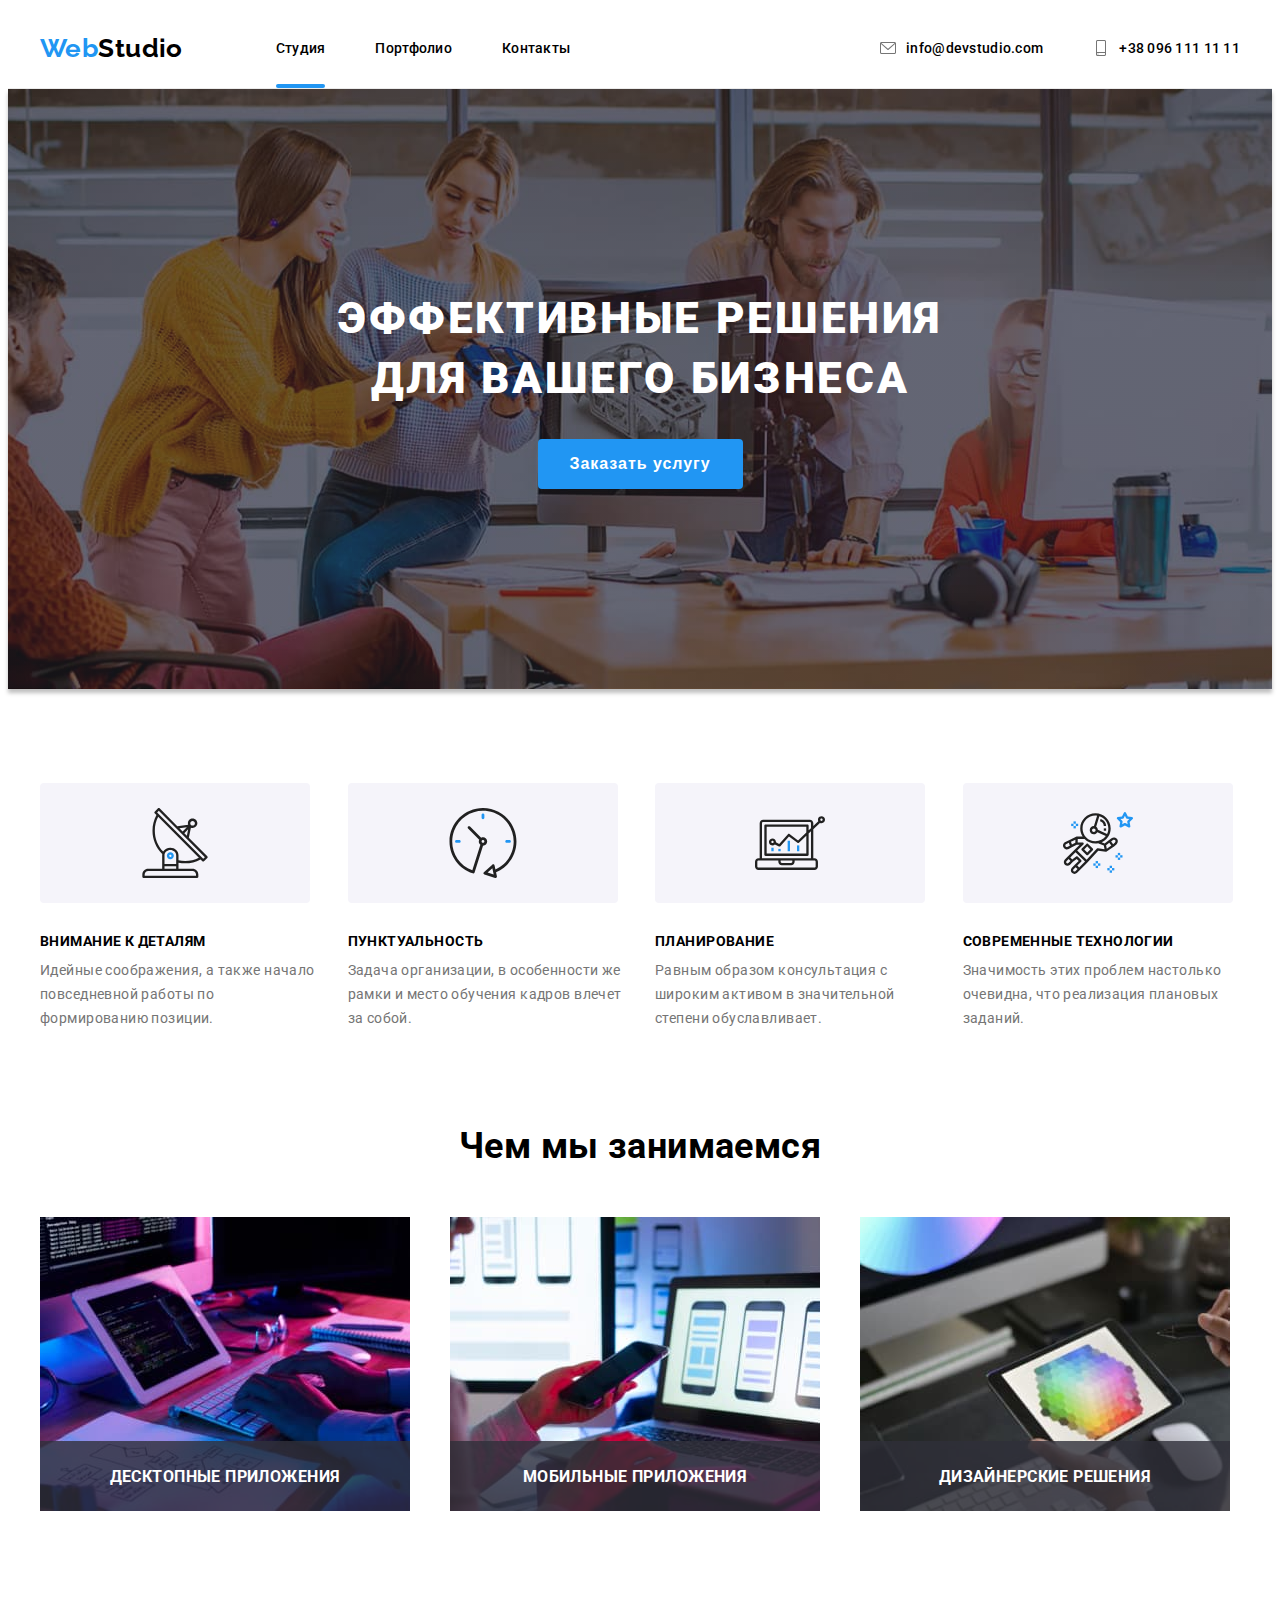
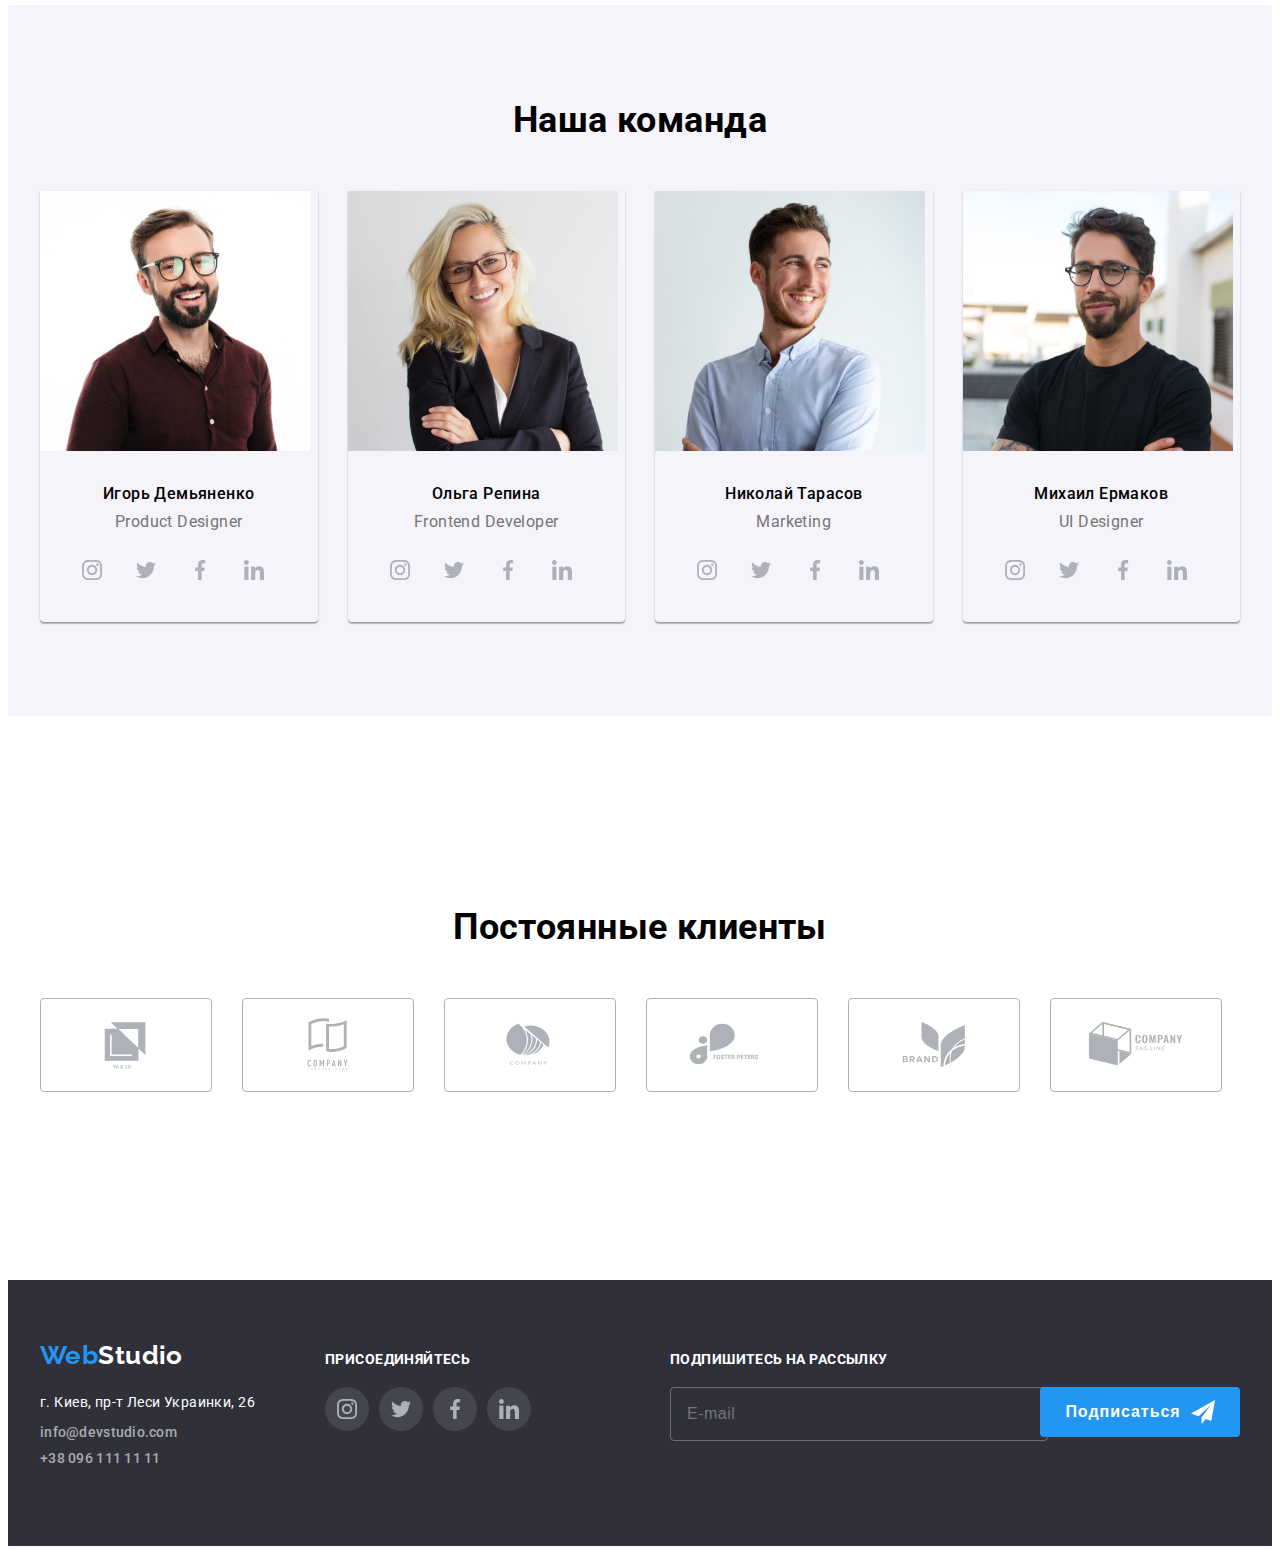
<file: index.html>
<!DOCTYPE html>
<html lang="ru">

<head>
    <meta charset="UTF-8">
    <meta http-equiv="X-UA-Compatible" content="IE=edge">
    <meta name="viewport" content="width=device-width, initial-scale=1.0">
    <link rel="preconnect" href="https://fonts.gstatic.com">
    <link
        href="https://fonts.googleapis.com/css2?family=Raleway:wght@700&family=Roboto:wght@400;500;700;900&display=swap"
        rel="stylesheet">
    <link rel="stylesheet" href="https://cdnjs.cloudflare.com/ajax/libs/modern-normalize/1.1.0/modern-normalize.min.css"
        integrity="sha512-wpPYUAdjBVSE4KJnH1VR1HeZfpl1ub8YT/NKx4PuQ5NmX2tKuGu6U/JRp5y+Y8XG2tV+wKQpNHVUX03MfMFn9Q=="
        crossorigin="anonymous" referrerpolicy="no-referrer" />
    <link rel="stylesheet" href="./css/main.min.css">
    <title>Студия</title>
</head>

<body>
    <header class="header">
        <div class="container header__container">
            <nav class="nav">
                <a class="logo header__logo" href="/index.html" lang="en"><span class="logo__part">Web</span>Studio</a>
                <ul class="nav-list">
                    <li class="nav-list__item" >
                        <a class="nav-list__link current" href="/index.html">Студия</a>
                    </li>
                    <li class="nav-list__item">
                        <a class="nav-list__link" href="./portfolio.html">Портфолио</a>
                    </li>
                    <li class="nav-list__item">
                        <a class="nav-list__link" href="">Контакты</a>
                    </li>
                </ul>
            </nav>
            <ul class="header-list">
                <li class="header-list__item">
                    <a class="contact-link" href="mailto:info@devstudio.com">
                        <svg class="contact-link__icon" width="16" height="16">
                            <use href="./image/sprite.svg#icon-envelope"></use>
                        </svg>info@devstudio.com</a>
                </li>
                <li class="header-list__item">
                    <a class="contact-link" href="tel:+380961111111">
                        <svg class="contact-link__icon" width="16" height="16">
                            <use href="./image/sprite.svg#icon-smartphone"></use>
                        </svg>
                        +38 096 111 11 11
                    </a>
                </li>
            </ul>
        </div>
    </header>

    <main>
        <section class="hero">
            <div class="container hero__container">
                <h1 class="hero__title">Эффективные решения для вашего бизнеса</h1>
                <button class="btn hero__button" type="button" data-modal-open>Заказать услугу</button>
            </div>

        </section>
        <section class="section preference-section">
            <div class="container">
                <h2 hidden>Наше преимущество</h2>
                <ul class="preference-list">
                    <li class="preference-list__item">
                        <div class="preference-list__icon">
                            <svg width="70" height="70">
                                <use href="./image/sprite.svg#icon-antenna"></use>
                            </svg>
                        </div>
                        <h3 class="preference-list__title">Внимание к деталям</h3>
                        <p class="preference-list__text">Идейные соображения, а также начало повседневной работы по
                            формированию позиции.</p>
                    </li>
                    <li class="preference-list__item">
                        <div class="preference-list__icon">
                            <svg width="70" height="70">
                                <use href="./image/sprite.svg#icon-clock"></use>
                            </svg>
                        </div>
                        <h3 class="preference-list__title">Пунктуальность</h3>
                        <p class="preference-list__text">Задача организации, в особенности же рамки и место обучения кадров
                            влечет за собой.
                        </p>
                    </li>
                    <li class="preference-list__item">
                        <div class="preference-list__icon">
                            <svg width="70" height="70">
                                <use href="./image/sprite.svg#icon-diagram"></use>
                            </svg>
                        </div>
                        <h3 class="preference-list__title">Планирование</h3>
                        <p class="preference-list__text">Равным образом консультация с широким активом в значительной степени
                            обуславливает.
                        </p>
                    </li>
                    <li class="preference-list__item">
                        <div class="preference-list__icon">
                            <svg width="70" height="70">
                                <use href="./image/sprite.svg#icon-astronaut"></use>
                            </svg>
                        </div>
                        <h3 class="preference-list__title">Современные технологии</h3>
                        <p class="preference-list__text">Значимость этих проблем настолько очевидна, что реализация плановых
                            заданий.</p>
                    </li>
                </ul>
            </div>
        </section>
        <section class="section work-section">
            <div class="container">
                <h2 class="section-title">Чем мы занимаемся</h2>
                <ul class="work-section__list">
                    <li class="work-section__item">
                        <div class="work-card">
                            <img src="./image/box1.jpg" alt="написание кода" width="370" height="294">
                            <h3 class="work-card__title">Десктопные приложения</h3>
                        </div>
                    </li>
                    <li class="work-section__item">
                        <div class="work-card">
                            <img src="./image/box2.jpg" alt="макеты мобильного приложения" width="370" height="294">
                            <h3 class="work-card__title">Мобильные приложения</h3>
                        </div>
                    </li>
                    <li class="work-section__item">
                        <div class="work-card">
                            <img src="./image/box3.jpg" alt="цветовая палитра" width="370" height="294">
                            <h3 class="work-card__title">Дизайнерские решения</h3>
                        </div>
                    </li>
                </ul>
            </div>
        </section>
        <section class="section team-section">
            <div class="container">
                <h2 class="section-title">Наша команда</h2>
                <ul class="team-section__list">
                    <li class="team-section__item">
                        <div class="card-thumb">
                            <img src="./image/Product-Designer.jpg" alt="Игорь Демьяненко" width="270" height="260">
                        </div>
                        <div class="card-component">
                            <h3 class="employee">Игорь Демьяненко</h3>
                            <p class="specialty">Product Designer</p>
                            <ul class="social-networks">
                                <li class="social-networks__item">
                                    <a href="" class="social-networks__link">
                                        <svg class="social-networks__icon">
                                            <use href="./image/sprite.svg#icon-instagram"></use>
                                        </svg>
                                    </a>
                                </li>
                                <li class="social-networks__item">
                                    <a href="" class="social-networks__link">
                                        <svg class="social-networks__icon">
                                            <use href="./image/sprite.svg#icon-twitter"></use>
                                        </svg>
                                    </a>
                                </li>
                                <li class="social-networks__item">
                                    <a href="" class="social-networks__link">
                                        <svg class="social-networks__icon">
                                            <use href="./image/sprite.svg#icon-facebook"></use>
                                        </svg>
                                    </a>
                                </li>
                                <li class="social-networks__item">
                                    <a href="" class="social-networks__link">
                                        <svg class="social-networks__icon">
                                            <use href="./image/sprite.svg#icon-linkedin"></use>
                                        </svg>
                                    </a>
                                </li>
                            </ul>
                        </div>
                    </li>

                    <li class="team-section__item">
                        <div class="card-thumb">
                            <img src="./image/Frontend-Developer.jpg" alt="Ольга Репина" width="270" height="260">
                        </div>
                        <div class="card-component">
                            <h3 class="employee">Ольга Репина</h3>
                            <p class="specialty">Frontend Developer</p>
                            <ul class="social-networks">
                                <li class="social-networks__item">
                                    <a href="" class="social-networks__link">
                                        <svg class="social-networks__icon">
                                            <use href="./image/sprite.svg#icon-instagram"></use>
                                        </svg>
                                    </a>
                                </li>
                                <li class="social-networks__item">
                                    <a href="" class="social-networks__link">
                                        <svg class="social-networks__icon">
                                            <use href="./image/sprite.svg#icon-twitter"></use>
                                        </svg>
                                    </a>
                                </li>
                                <li class="social-networks__item">
                                    <a href="" class="social-networks__link">
                                        <svg class="social-networks__icon">
                                            <use href="./image/sprite.svg#icon-facebook"></use>
                                        </svg>
                                    </a>
                                </li>
                                <li class="social-networks__item">
                                    <a href="" class="social-networks__link">
                                        <svg class="social-networks__icon">
                                            <use href="./image/sprite.svg#icon-linkedin"></use>
                                        </svg>
                                    </a>
                                </li>
                            </ul>
                        </div>
                    </li>

                    <li class="team-section__item">
                        <div class="card-thumb">
                            <img src="./image/Marketing.jpg" alt="Николай Тарасов" width="270" height="260">
                        </div>
                        <div class="card-component">
                            <h3 class="employee">Николай Тарасов</h3>
                            <p class="specialty">Marketing</p>
                            <ul class="social-networks">
                                <li class="social-networks__item">
                                    <a href="" class="social-networks__link">
                                        <svg class="social-networks__icon">
                                            <use href="./image/sprite.svg#icon-instagram"></use>
                                        </svg>
                                    </a>
                                </li>
                                <li class="social-networks__item">
                                    <a href="" class="social-networks__link">
                                        <svg class="social-networks__icon">
                                            <use href="./image/sprite.svg#icon-twitter"></use>
                                        </svg>
                                    </a>
                                </li>
                                <li class="social-networks__item">
                                    <a href="" class="social-networks__link">
                                        <svg class="social-networks__icon">
                                            <use href="./image/sprite.svg#icon-facebook"></use>
                                        </svg>
                                    </a>
                                </li>
                                <li class="social-networks__item">
                                    <a href="" class="social-networks__link">
                                        <svg class="social-networks__icon">
                                            <use href="./image/sprite.svg#icon-linkedin"></use>
                                        </svg>
                                    </a>
                                </li>
                            </ul>
                        </div>
                    </li>

                    <li class="team-section__item">
                        <div class="card-thumb">
                            <img class="team-img" src="./image/UI-Designer.jpg" alt="Михаил Ермаков" width="270"
                                height="260">
                        </div>
                        <div class="card-component">
                            <h3 class="employee">Михаил Ермаков</h3>
                            <p class="specialty">UI Designer</p>
                            <ul class="social-networks">
                                <li class="social-networks__item">
                                    <a href="" class="social-networks__link">
                                        <svg class="social-networks__icon">
                                            <use href="./image/sprite.svg#icon-instagram"></use>
                                        </svg>
                                    </a>
                                </li>
                                <li class="social-networks__item">
                                    <a href="" class="social-networks__link">
                                        <svg class="social-networks__icon">
                                            <use href="./image/sprite.svg#icon-twitter"></use>
                                        </svg>
                                    </a>
                                </li>
                                <li class="social-networks__item">
                                    <a href="" class="social-networks__link">
                                        <svg class="social-networks__icon">
                                            <use href="./image/sprite.svg#icon-facebook"></use>
                                        </svg>
                                    </a>
                                </li>
                                <li class="social-networks__item">
                                    <a href="" class="social-networks__link">
                                        <svg class="social-networks__icon">
                                            <use href="./image/sprite.svg#icon-linkedin"></use>
                                        </svg>
                                    </a>
                                </li>
                            </ul>
                        </div>
                    </li>
                </ul>
            </div>
        </section>

        <section class="section customer-section">
            <div class="container customer-section__container">
                <h2 class="section-title">Постоянные клиенты</h2>
                <ul class="customer-list">
                    <li class="customer-list__item">
                        <a class="customer-list__link" href="">
                            <svg class="customer-list__icon" width="106" height="60">
                                <use href="./image/sprite.svg#icon-logo"></use>
                            </svg>
                        </a>
                    </li>
                    <li class="customer-list__item">
                        <a class="customer-list__link" href="">
                            <svg class="customer-list__icon" width="106" height="60">
                                <use href="./image/sprite.svg#icon-logo1"></use>
                            </svg>
                        </a>
                    </li>
                    <li class="customer-list__item">
                        <a class="customer-list__link" href="">
                            <svg class="customer-list__icon" width="106" height="60">
                                <use href="./image/sprite.svg#icon-logo2"></use>
                            </svg>
                        </a>
                    </li>
                    <li class="customer-list__item">
                        <a class="customer-list__link" href="">
                            <svg class="customer-list__icon" width="106" height="60">
                                <use href="./image/sprite.svg#icon-logo3"></use>
                            </svg>
                        </a>
                    </li>
                    <li class="customer-list__item">
                        <a class="customer-list__link" href="">
                            <svg class="customer-list__icon" width="106" height="60">
                                <use href="./image/sprite.svg#icon-logo4"></use>
                            </svg>
                        </a>
                    </li>
                    <li class="customer-list__item">
                        <a class="customer-list__link" href="">
                            <svg class="customer-list__icon" width="106" height="60">
                                <use href="./image/sprite.svg#icon-logo5"></use>
                            </svg>
                        </a>
                    </li>
                </ul>
            </div>
        </section>
    </main>

    <footer class="footer">
        <div class="container footer__container">
            <div class="footer__address">
                <a class="logo footer__logo" href="/index.html" lang="en"><span class="logo__part">Web</span>Studio</a>
                <address>
                    <ul class="address-list footer__address-list">
                        <li class="address-list__item">
                            <a class="address-list__link" href="https://goo.gl/maps/XUeU43AZjisHMiNE7" target="_blank"
                                rel="noopener noreferrer">г. Киев, пр-т Леси Украинки, 26</a>
                        </li>
                        <li class="address-list__item">
                            <a class="contact-link" href="mailto:info@devstudio.com">info@devstudio.com</a>
                        </li>
                        <li class="address-list__item">
                            <a class="contact-link" href="tel:+380961111111">+38 096 111 11 11</a>
                        </li>
                    </ul>
                </address>
            </div>
            <div class="footer__network">
                <h2 class="footer__title">присоединяйтесь</h2>
                <ul class="social-networks">
                    <li class="social-networks__item">
                        <a href="" class="social-networks__link social-networks__link-dark">
                            <svg class="social-networks__icon">
                                <use class="social-networks__network" href="./image/sprite.svg#icon-instagram"></use>
                            </svg>
                        </a>
                    </li>
                    <li class="social-networks__item">
                        <a href="" class="social-networks__link social-networks__link-dark">
                            <svg class="social-networks__icon">
                                <use class="social-networks__network" href="./image/sprite.svg#icon-twitter"></use>
                            </svg>
                        </a>
                    </li>
                    <li class="social-networks__item">
                        <a href="" class="social-networks__link social-networks__link-dark">
                            <svg class="social-networks__icon">
                                <use class="social-networks__network" href="./image/sprite.svg#icon-facebook"></use>
                            </svg>
                        </a>
                    </li>
                    <li class="social-networks__item">
                        <a href="" class="social-networks__link social-networks__link-dark">
                            <svg class="social-networks__icon">
                                <use class="social-networks__network" href="./image/sprite.svg#icon-linkedin"></use>
                            </svg>
                        </a>
                    </li>
                </ul>
            </div>

            <div class="footer__form-container">
                <h2 class="footer__title">Подпишитесь на рассылку</h2>
                <form action="#" class=" form footer-form">
                    <label class="footer-form__field">
                        <input type="email" class="footer-form__input" name="user-email" placeholder="E-mail">
                    </label>
                    <button type="submit" class="footer-form__btn">Подписаться
                        <svg class="footer-form__icon" width="24" height="24">
                            <use href="./image/sprite.svg#icon-send"></use>
                        </svg>
                    </button>
                </form>
            </div>

        </div>
    </footer>
    <div class="backdrop is-hidden" data-modal>
        <div class="modal">
            <button type="button" class="modal__close-btn" data-modal-close>
                <svg width="18" height="18">
                    <use href="./image/sprite.svg#icon-close-black-18dp-2"></use>
                </svg>
            </button>
            <form action="#" class="modal-form">
                <p class="modal-form__title">Оставьте свои данные, мы вам перезвоним</p>
                <label class="modal-form__field">
                    Имя
                    <span class="modal-form__box">
                        <input type="text" class="modal-form__input" name="user-name" minlength="2"
                            pattern="[a-zA-Zа-яёА-ЯЁ]+" title="Имя должно содержать символы кирилицы или латиницы"
                            required>
                        <svg class="modal-form__icon">
                            <use href="./image/sprite.svg#icon-person-black"></use>
                        </svg>
                    </span>
                </label>
                <label class="modal-form__field">
                    Телефон
                    <span class="modal-form__box">
                        <input type="tel" class="modal-form__input" name="user-phone" pattern="[0-9]{3}-[0-9]{3}-[0-9]{2}-[0-9]{2}" title="096-000-00-00" required>
                        <svg class="modal-form__icon">
                            <use href="./image/sprite.svg#icon-phone-black"></use>
                        </svg>
                    </span>
                </label>
                <label class="modal-form__field">
                    Почта
                    <span class="modal-form__box">
                        <input type="email" class="modal-form__input" name="user-email">
                        <svg class="modal-form__icon">
                            <use href="./image/sprite.svg#icon-email-black"></use>
                        </svg>
                    </span>
                </label>
                <label class="modal-form__field">
                    Комментарий
                    <textarea class="modal-form__message" placeholder="Введите текст"></textarea>
                </label>

                <input type="checkbox" class="modal-form__checkbox visually-hidden" id="accept-policy">
                <label for="accept-policy" class="modal-form__checkbox-label">Соглашаюсь с рассылкой и принимаю&nbsp;<a href="#" class="modal-form__label-link">Условия договора</a></label>
                <button type="submit" class="modal-form__btn">Отправить</button>
            </form>
        </div>
    </div>
    <script src="./js/modal.js"></script>
</body>

</html>
</file>
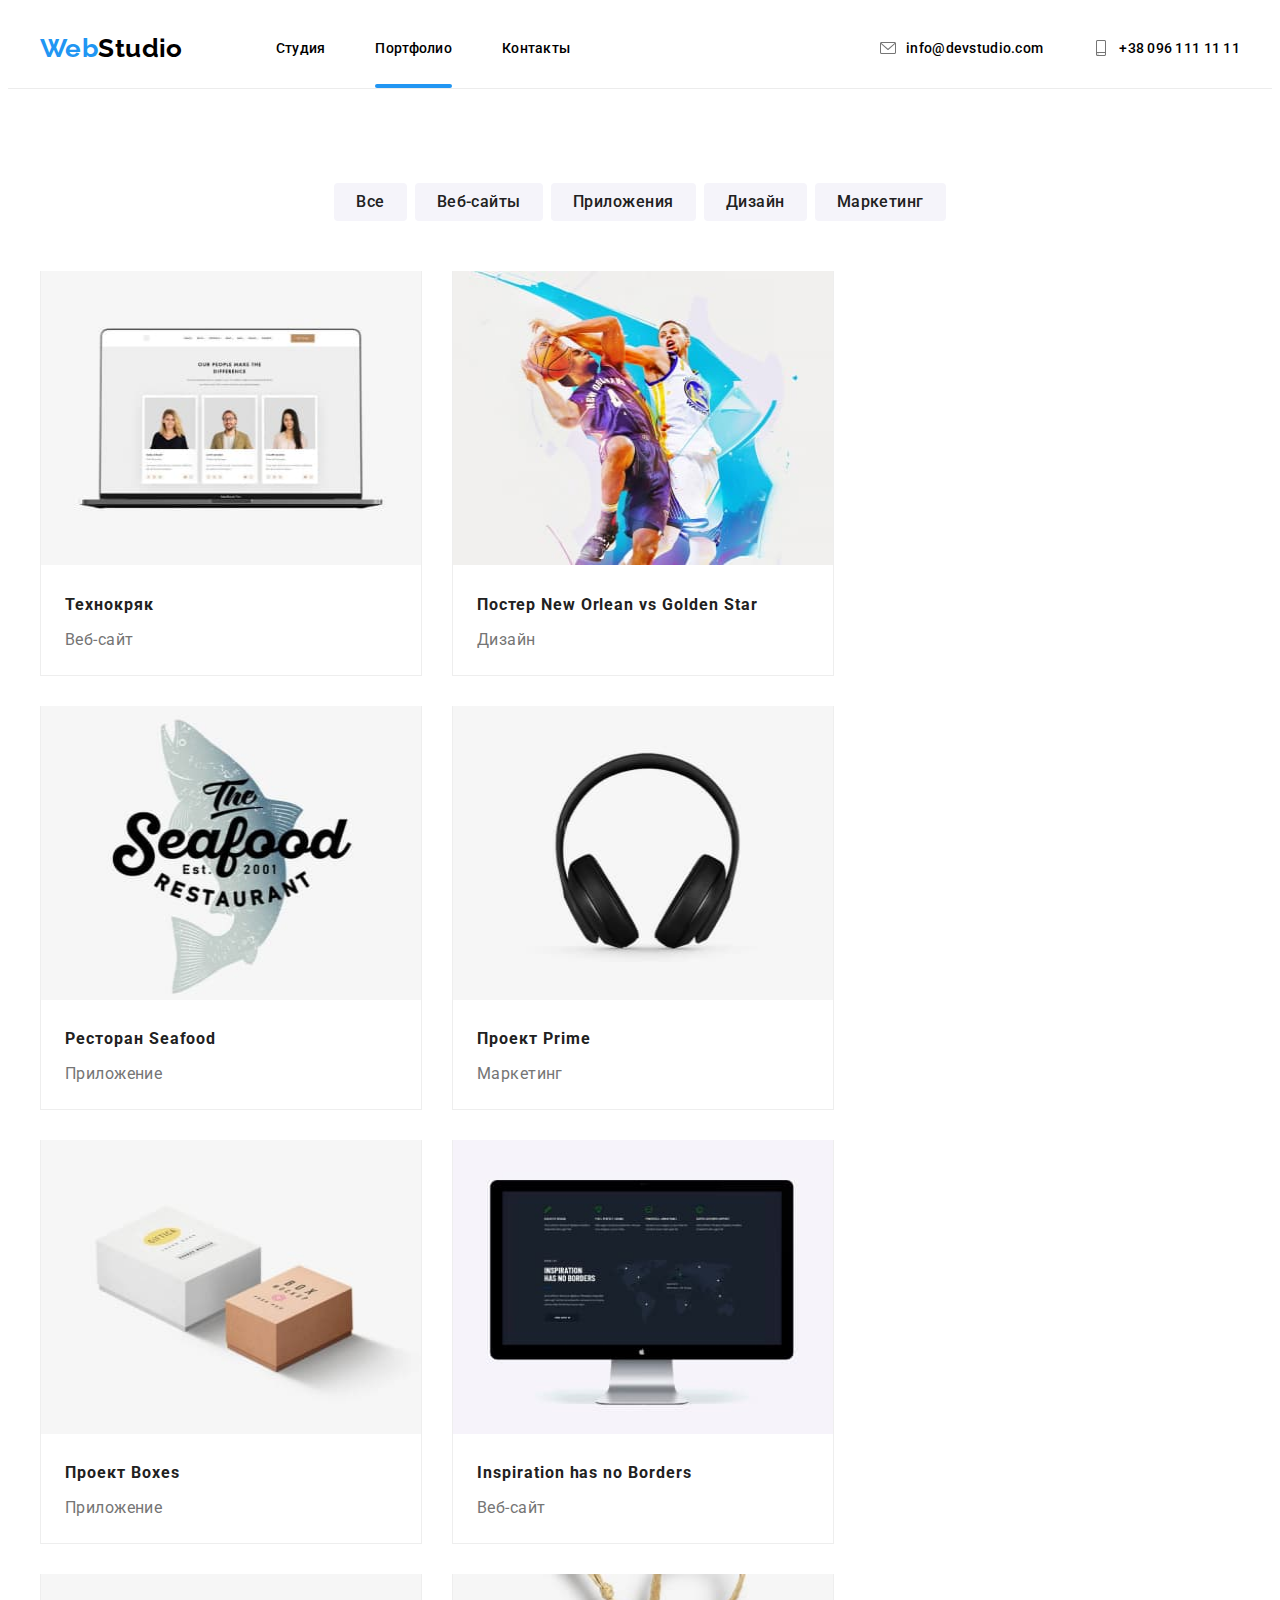
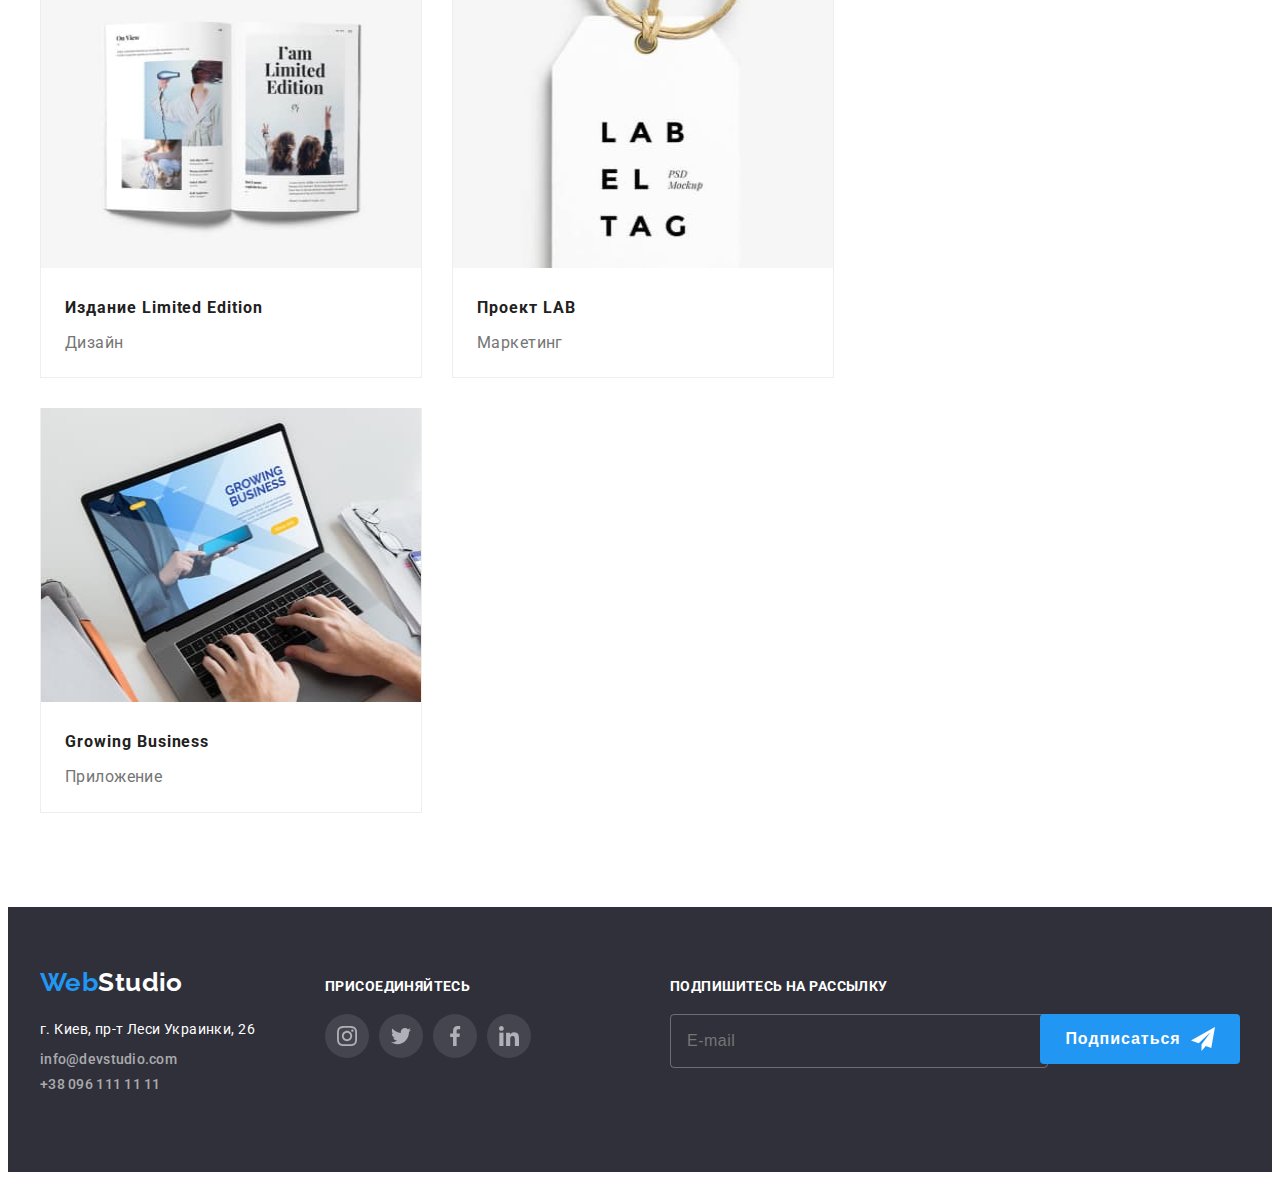
<file: portfolio.html>
<!DOCTYPE html>
<html lang="en">

<head>
    <meta charset="UTF-8">
    <meta http-equiv="X-UA-Compatible" content="IE=edge">
    <meta name="viewport" content="width=device-width, initial-scale=1.0">
    <link rel="preconnect" href="https://fonts.gstatic.com">
    <link
        href="https://fonts.googleapis.com/css2?family=Raleway:wght@700&family=Roboto:wght@400;500;700;900&display=swap"
        rel="stylesheet">
    <link rel="stylesheet" href="https://cdnjs.cloudflare.com/ajax/libs/modern-normalize/1.1.0/modern-normalize.min.css"
        integrity="sha512-wpPYUAdjBVSE4KJnH1VR1HeZfpl1ub8YT/NKx4PuQ5NmX2tKuGu6U/JRp5y+Y8XG2tV+wKQpNHVUX03MfMFn9Q=="
        crossorigin="anonymous" referrerpolicy="no-referrer" />
    <link rel="stylesheet" href="./css/main.min.css">
    <title>Студия</title>
</head>

<body>
    <header class="header">
        <div class="container header__container">
            <nav class="nav">
                <a class="logo header__logo" href="/index.html" lang="en"><span class="logo__part">Web</span>Studio</a>
                <ul class="nav-list">
                    <li class="nav-list__item">
                        <a class="nav-list__link" href="/index.html">Студия</a>
                    </li>
                    <li class="nav-list__item">
                        <a class="nav-list__link current" href="./portfolio.html">Портфолио</a>
                    </li>
                    <li class="nav-list__item">
                        <a class="nav-list__link" href="">Контакты</a>
                    </li>
                </ul>
            </nav>
            <ul class="header-list">
                <li class="header-list__item">
                    <a class="contact-link" href="mailto:info@devstudio.com">
                        <svg class="contact-link__icon" width="16" height="16">
                            <use href="./image/sprite.svg#icon-envelope"></use>
                        </svg>info@devstudio.com</a>
                </li>
                <li class="header-list__item">
                    <a class="contact-link" href="tel:+380961111111">
                        <svg class="contact-link__icon" width="16" height="16">
                            <use href="./image/sprite.svg#icon-smartphone"></use>
                        </svg>
                        +38 096 111 11 11
                    </a>
                </li>
            </ul>
        </div>
    </header>

    <main>
        <section class="section portfolio-section">
            <h2 hidden>Portfolio</h2>
            <div class="container">
                <ul class="portfolio__button-list">
                    <li class="portfolio__button-item">
                        <button class="btn portfolio__button" type="button">Все</button>
                    </li>
                    <li class="portfolio__button-item">
                        <button class="btn portfolio__button" type="button">Веб-сайты</button>
                    </li>
                    <li class="portfolio__button-item">
                        <button class="btn portfolio__button" type="button">Приложения</button>
                    </li>
                    <li class="portfolio__button-item">
                        <button class="btn portfolio__button" type="button">Дизайн</button>
                    </li>
                    <li class="portfolio__button-item">
                        <button class="btn portfolio__button" type="button">Маркетинг</button>
                    </li>
                </ul>

                <ul class="portfolio-list">
                    <li class="portfolio-list__item">
                        <a class="portfolio-list__link" href="">
                            <div class="product">
                                <div class="product__thumb">
                                    <img class="product__img" src="./image/hw2img1.jpg" alt="сайт технокряк"
                                        width="370" height="294">
                                    <p class="product__overlay">Технокряк это современная площадка распространения коронавируса. Компании используют эту платформу для цифрового
                                    шпионажа и атак на защищённые сервера конкурентов.</p>
                                </div>
                                <div class="product__content">
                                    <h2 class="product__title">Технокряк</h2>
                                    <p class="product__text">Веб-сайт</p>
                                </div>
                            </div>
                        </a>
                    </li>
                    <li class="portfolio-list__item">
                        <a class="portfolio-list__link" href="">
                            <div class="product">
                                <div class="product__thumb">
                                    <img class="product__img" src="./image/hw2img2.jpg" alt="два баскетболиста"
                                        width="370" height="294">
                                    <p class="product__overlay">Технокряк это современная площадка распространения коронавируса. Компании используют эту платформу
                                        для цифрового
                                        шпионажа и атак на защищённые сервера конкурентов.</p>
                                </div>
                                <div class="product__content">
                                    <h2 class="product__title">Постер New Orlean vs Golden Star</h2>
                                    <p class="product__text">Дизайн</p>
                                </div>
                            </div>
                        </a>
                    </li>
                    <li class="portfolio-list__item">
                        <a class="portfolio-list__link" href="">
                            <div class="product">
                                <div class="product__thumb">
                                    <img class="product__img" src="./image/hw2img3.jpg" alt="логотип ресторана"
                                        width="370" height="294">
                                    <p class="product__overlay">Технокряк это современная площадка распространения коронавируса. Компании используют эту платформу
                                        для цифрового
                                        шпионажа и атак на защищённые сервера конкурентов.</p>
                                </div>
                                <div class="product__content">
                                    <h2 class="product__title">Ресторан Seafood</h2>
                                    <p class="product__text">Приложение</p>
                                </div>
                            </div>
                        </a>
                    </li>
                    <li class="portfolio-list__item">
                        <a class="portfolio-list__link" href="">
                            <div class="product">
                                <div class="product__thumb">
                                    <img class="product__img" src="./image/hw3img4.jpg" alt="наушники" width="370"
                                        height="294">
                                    <p class="product__overlay">Технокряк это современная площадка распространения коронавируса. Компании используют эту платформу
                                        для цифрового
                                        шпионажа и атак на защищённые сервера конкурентов.</p>
                                </div>
                                <div class="product__content">
                                    <h2 class="product__title">Проект Prime</h2>
                                    <p class="product__text">Маркетинг</p>
                                </div>
                            </div>
                        </a>
                    </li>
                    <li class="portfolio-list__item">
                        <a class="portfolio-list__link" href="">
                            <div class="product">
                                <div class="product__thumb">
                                    <img class="product__img" src="./image/hw2img5.jpg" alt="две коробки" width="370"
                                        height="294">
                                    <p class="product__overlay">Технокряк это современная площадка распространения коронавируса. Компании используют эту платформу
                                        для цифрового
                                        шпионажа и атак на защищённые сервера конкурентов.</p>
                                </div>
                                <div class="product__content">
                                    <h2 class="product__title">Проект Boxes</h2>
                                    <p class="product__text">Приложение</p>
                                </div>
                            </div>
                        </a>
                    </li>
                    <li class="portfolio-list__item">
                        <a class="portfolio-list__link" href="">
                            <div class="product">
                                <div class="product__thumb">
                                    <img class="product__img" src="./image/hw2img6.jpg" alt="моноблок" width="370"
                                        height="294">
                                    <p class="product__overlay">Технокряк это современная площадка распространения коронавируса. Компании используют эту платформу
                                        для цифрового
                                        шпионажа и атак на защищённые сервера конкурентов.</p>
                                </div>
                                <div class="product__content">
                                    <h2 class="product__title">Inspiration has no Borders</h2>
                                    <p class="product__text">Веб-сайт</p>
                                </div>
                            </div>
                        </a>
                    </li>
                    <li class="portfolio-list__item">
                        <a class="portfolio-list__link" href="">
                            <div class="product">
                                <div class="product__thumb">
                                    <img class="product__img" src="./image/hw2img7.jpg" alt="открытый журнал"
                                        width="370" height="294">
                                    <p class="product__overlay">Технокряк это современная площадка распространения коронавируса. Компании используют эту платформу
                                        для цифрового
                                        шпионажа и атак на защищённые сервера конкурентов.</p>
                                </div>
                                <div class="product__content">
                                    <h2 class="product__title">Издание Limited Edition</h2>
                                    <p class="product__text">Дизайн</p>
                                </div>
                            </div>
                        </a>
                    </li>
                    <li class="portfolio-list__item">
                        <a class="portfolio-list__link" href="">
                            <div class="product">
                                <div class="product__thumb">
                                    <img class="product__img" src="./image/hw2img8.jpg" alt="этикетка бренда"
                                        width="370" height="294">
                                    <p class="product__overlay">Технокряк это современная площадка распространения коронавируса. Компании используют эту платформу
                                        для цифрового
                                        шпионажа и атак на защищённые сервера конкурентов.</p>
                                </div>
                                <div class="product__content">
                                    <h2 class="product__title">Проект LAB</h2>
                                    <p class="product__text">Маркетинг</p>
                                </div>
                            </div>
                        </a>
                    </li>
                    <li class="portfolio-list__item">
                        <a class="portfolio-list__link" href="">
                            <div class="product">
                                <div class="product__thumb">
                                    <img class="product__img" src="./image/hw3img9.jpg" alt="работа за ноутбуком"
                                        width="370" height="294">
                                    <p class="product__overlay">Технокряк это современная площадка распространения коронавируса. Компании используют эту платформу
                                        для цифрового
                                        шпионажа и атак на защищённые сервера конкурентов.</p>
                                </div>
                                <div class="product__content">
                                    <h2 class="product__title">Growing Business</h2>
                                    <p class="product__text">Приложение</p>
                                </div>
                            </div>
                        </a>
                    </li>
                </ul>
            </div>
        </section>
    </main>

    <footer class="footer">
        <div class="container footer__container">
            <div class="footer__address">
                <a class="logo footer__logo" href="/index.html" lang="en"><span class="logo__part">Web</span>Studio</a>
                <address>
                    <ul class="address-list footer__address-list">
                        <li class="address-list__item">
                            <a class="address-list__link" href="https://goo.gl/maps/XUeU43AZjisHMiNE7" target="_blank"
                                rel="noopener noreferrer">г. Киев, пр-т Леси Украинки, 26</a>
                        </li>
                        <li class="address-list__item">
                            <a class="contact-link" href="mailto:info@devstudio.com">info@devstudio.com</a>
                        </li>
                        <li class="address-list__item">
                            <a class="contact-link" href="tel:+380961111111">+38 096 111 11 11</a>
                        </li>
                    </ul>
                </address>
            </div>
            <div class="footer__network">
                <h2 class="footer__title">присоединяйтесь</h2>
                <ul class="social-networks">
                    <li class="social-networks__item">
                        <a href="" class="social-networks__link social-networks__link-dark">
                            <svg class="social-networks__icon">
                                <use class="social-networks__network" href="./image/sprite.svg#icon-instagram"></use>
                            </svg>
                        </a>
                    </li>
                    <li class="social-networks__item">
                        <a href="" class="social-networks__link social-networks__link-dark">
                            <svg class="social-networks__icon">
                                <use class="social-networks__network" href="./image/sprite.svg#icon-twitter"></use>
                            </svg>
                        </a>
                    </li>
                    <li class="social-networks__item">
                        <a href="" class="social-networks__link social-networks__link-dark">
                            <svg class="social-networks__icon">
                                <use class="social-networks__network" href="./image/sprite.svg#icon-facebook"></use>
                            </svg>
                        </a>
                    </li>
                    <li class="social-networks__item">
                        <a href="" class="social-networks__link social-networks__link-dark">
                            <svg class="social-networks__icon">
                                <use class="social-networks__network" href="./image/sprite.svg#icon-linkedin"></use>
                            </svg>
                        </a>
                    </li>
                </ul>
            </div>
    
            <div class="footer__form-container">
                <h2 class="footer__title">Подпишитесь на рассылку</h2>
                <form action="#" class=" form footer-form">
                    <label class="footer-form__field">
                        <input type="email" class="footer-form__input" name="user-email" placeholder="E-mail">
                    </label>
                    <button type="submit" class="footer-form__btn">Подписаться
                        <svg class="footer-form__icon" width="24" height="24">
                            <use href="./image/sprite.svg#icon-send"></use>
                        </svg>
                    </button>
                </form>
            </div>
    
        </div>
    </footer>
</body>

</html>
</file>
<file: css/main.min.css>
:root{--color-accent: #2196f3;--main-color: #000000;--secondary-color: #ffffff;--main-font: 'Roboto', sans-serif;--background-color: #2f303a;--portfolio-main-color: #212121;--text-color: #757575;--button-color: #f5f4fa;--svg-color: #afb1b8;--main-padding: 94px;--main-margin: 30px;--main-duration: 250ms;--main-timing-function: cubic-bezier(0.4, 0, 0.2, 1)}.visually-hidden{position:absolute !important;clip:rect(1px 1px 1px 1px);clip:rect(1px, 1px, 1px, 1px);padding:0 !important;border:0 !important;height:1px !important;width:1px !important;overflow:hidden}.current{color:var(--color-accent)}.current::after{position:absolute;left:0;bottom:0;content:'';display:block;width:100%;height:4px;border-radius:2px;background-color:var(--color-accent)}body{font-weight:400;font-size:14px;font-style:normal;line-height:1.17;letter-spacing:0.03em;color:var(--main-color);font-family:var(--main-font)}h1,h2,h3,h4,h5,h6,p{margin:0}ol,ul{padding:0;margin:0}.img{display:block;max-width:100%;height:auto}.section{padding-top:var(--main-padding);padding-bottom:var(--main-padding)}.btn{display:block;border-radius:4px;cursor:pointer;border:none}.container{width:1200px;margin:0 auto;padding:0 15px}.section-title{text-align:center;font-weight:700;font-size:36px}.logo{font-family:'Raleway', sans-serif;font-weight:700;font-size:26px;color:var(--main-color);line-height:1.19;text-decoration:none}.logo__part{color:var(--color-accent)}.header{border-bottom:1px solid #ececec;background-color:var(--secondary-color)}.header__container{display:flex;align-items:center}.header__logo{margin-right:93px}.nav{display:flex;align-items:center}.nav-list{display:flex;list-style:none}.nav-list__link{display:flex;font-weight:500;font-size:14px;line-height:1.17;color:var(--main-color);letter-spacing:0.02em;text-decoration:none;padding-top:32px;padding-bottom:32px;transition:color var(--main-duration) var(--main-timing-function)}.nav-list__item:not(:last-child){margin-right:50px}.nav-list__link{position:relative;display:block}.nav-list__link:hover,.nav-list__link:focus{color:var(--color-accent)}.header-list{display:flex;list-style:none;margin-left:auto}.header-list__item:not(:last-child){margin-right:50px}.contact-link{color:var(--text-color);align-items:center;display:flex;font-weight:500;font-size:14px;line-height:1.17;color:var(--main-color);letter-spacing:0.02em;text-decoration:none;padding-top:32px;padding-bottom:32px;transition:color var(--main-duration) var(--main-timing-function)}.contact-link__icon{margin-right:10px;fill:var(--text-color);transition:fill var(--main-duration) var(--main-timing-function)}.contact-link:hover,.contact-link:focus{color:var(--color-accent)}.contact-link:hover .contact-link__icon,.contact-link:focus .contact-link__icon{fill:var(--color-accent)}.hero{display:flex;padding-top:200px;padding-bottom:200px;background-color:var(--background-color);background-image:linear-gradient(rgba(47,48,58,0.4), rgba(47,48,58,0.4)),url(../image/h.jpg);background-size:cover;background-repeat:no-repeat;background-position:center;box-shadow:0px 4px 4px rgba(0,0,0,0.25);max-width:1600px;margin:0 auto}.hero__container{width:696px}.hero__title{text-align:center;margin-bottom:var(--main-margin);font-weight:900;font-size:44px;line-height:1.36;color:var(--secondary-color);letter-spacing:0.06em;text-transform:uppercase}.hero__button{margin-left:auto;margin-right:auto;padding:10px 32px;font-weight:700;font-size:16px;line-height:1.87;background-color:var(--color-accent);color:var(--secondary-color);letter-spacing:0.06em;transition:background-color var(--main-duration) var(--main-timing-function)}.hero__button:hover,.hero__button:focus{background-color:#188ce8}.preference-list{display:flex;list-style:none}.preference-list__item{width:calc(100% / 4 - var(--main-margin));margin-right:var(--main-margin)}.preference-list__icon{display:flex;align-items:center;justify-content:center;width:270px;height:120px;background-color:#f5f4fa;border-radius:4px;margin-bottom:var(--main-margin)}.preference-list__title{margin-bottom:10px;font-weight:700;font-size:14px;text-transform:uppercase}.preference-list__text{display:block;line-height:1.71;color:var(--text-color)}.preference-list{margin-right:calc(var(--main-margin) * -1)}.work-section{padding-top:0}.work-section__list{display:flex;list-style:none;margin-top:50px;margin-left:calc(var(--main-margin) * -1)}.work-section__item{width:calc(100% / 3 - var(--main-margin));margin-left:var(--main-margin);display:flex}.work-card{position:relative;max-height:294px}.work-card__title{position:absolute;width:100%;display:flex;height:70px;bottom:0;left:0;background-color:rgba(47,48,58,0.8);align-items:center;justify-content:center;color:var(--secondary-color);font-weight:700;text-transform:uppercase}.team-section{background-color:#f5f4fa}.team-section__list{display:flex;margin-top:50px;margin-left:calc(var(--main-margin) * -1);list-style:none}.team-section__item{margin-left:var(--main-margin);width:calc(100% / 4 - var(--main-margin));box-shadow:0px 1px 3px rgba(0,0,0,0.12),0px 1px 1px rgba(0,0,0,0.14),0px 2px 1px rgba(0,0,0,0.2);border-radius:0px 0px 4px 4px;transition:box-shadow var(--main-duration) var(--main-timing-function)}.card-component{padding:30px}.employee{text-align:center;font-weight:500;font-size:16px}.specialty{margin-top:10px;text-align:center;font-size:16px;color:var(--text-color)}.social-networks{display:flex;list-style:none;margin-top:16px}.social-networks__item:not(:last-child){margin-right:10px}.social-networks__link{display:flex;align-items:center;justify-content:center;height:44px;width:44px;border-radius:50%;transition:background-color var(--main-duration) var(--main-timing-function)}.social-networks__link:focus,.social-networks__link:hover{background-color:var(--color-accent)}.social-networks__icon{width:20px;height:20px;fill:var(--svg-color);transition:fill var(--main-duration) var(--main-timing-function)}.social-networks__link:focus .social-networks__icon,.social-networks__link:hover .social-networks__icon{fill:var(--secondary-color)}.social-networks__link-dark{background-color:rgba(255,255,255,0.1);fill:var(--secondary-color)}.customer-section__container{padding-top:96px;padding-bottom:94px}.customer-list{display:flex;list-style:none;margin-top:50px}.customer-list__item:not(:last-child){margin-right:30px}.customer-list__link{display:flex;align-items:center;justify-content:center;width:170px;height:92px;border:1px solid var(--svg-color);border-radius:4px;transition:color var(--main-duration) var(--main-timing-function)}.customer-list__icon{align-items:center;justify-content:center;fill:var(--svg-color);transition:fill var(--main-duration) var(--main-timing-function)}.customer-list__link:hover .customer-list__icon,.customer-list__link:focus .customer-list__icon{fill:var(--color-accent)}.customer-list__link:hover,.customer-list__link:focus{border:1px solid var(--color-accent)}.footer{padding-top:60px;padding-bottom:60px;background-color:var(--background-color)}.footer__container{display:flex;align-items:baseline}.footer__address{margin-bottom:20px}.footer__address-list{margin-top:20px}.footer__logo{color:var(--secondary-color)}.footer__network{display:flex;justify-content:center;flex-direction:column;margin-left:70px}.footer__title{color:var(--secondary-color);font-family:Roboto;font-style:normal;font-weight:bold;font-size:14px;line-height:16px;letter-spacing:0.03em;text-transform:uppercase;margin-bottom:4px}.footer__form-container{margin:0 0 0 auto}.address-list{list-style:none}.address-list__item .contact-link{color:rgba(255,255,255,0.6);font-style:normal;text-decoration:none;padding:0;transition:color var(--main-duration) var(--main-timing-function)}.address-list__item:not(:last-child){margin-bottom:9px}.address-list__link{font-weight:400;font-size:14px;line-height:1.71;font-style:normal;color:var(--secondary-color);text-decoration:none;transition:color var(--main-duration) var(--main-timing-function)}.address-list__link:hover,.address-list__link:focus{color:var(--color-accent)}.address-list__item .contact-link:focus,.address-list__item .contact-link:hover{color:var(--color-accent)}.form{display:flex}.footer-form{margin-top:20px}.footer-form__field{width:358px}.footer-form__input{width:100%;height:50px;font-size:16px;line-height:1.25;display:flex;align-items:center;letter-spacing:0.03em;color:rgba(255,255,255,0.6);border:1px solid rgba(255,255,255,0.3);border-radius:4px;padding-left:16px;background-color:transparent}.footer-form__input:focus{outline:none;border-color:var(--color-accent)}.footer-form__btn{display:flex;align-items:center;justify-content:center;color:var(--secondary-color);font-weight:700;font-size:16px;line-height:1.88;letter-spacing:0.06em;width:200px;height:50px;background:var(--color-accent);border:none;border-radius:4px;padding:0;margin-left:12px;cursor:pointer;transition:background-color var(--main-duration) var(--main-timing-function),box-shadow var(--main-duration) var(--main-timing-function)}.footer-form__btn:focus,.footer-form__btn:hover{box-shadow:0px 4px 4px rgba(0,0,0,0.15);background-color:#188ce8}.footer-form__icon{display:inline-block;fill:var(--secondary-color);align-items:center;justify-content:baseline;margin-left:10px}.portfolio__button-list{display:flex;justify-content:center;list-style:none}.portfolio__button{padding:6px 22px;font-weight:500;font-size:16px;line-height:1.62;font-family:'Roboto', sans-serif;font-style:normal;letter-spacing:0.03em;color:var(--portfolio-main-color);background-color:var(--button-color);transition:background-color var(--main-duration) var(--main-timing-function),box-shadow var(--main-duration) var(--main-timing-function),color var(--main-duration) var(--main-timing-function)}.portfolio__button-item:not(:last-child){margin-right:8px}.portfolio__button:hover,.portfolio__button:focus{box-shadow:0px 4px 4px rgba(0,0,0,0.25);background-color:var(--color-accent);color:var(--secondary-color)}.portfolio-list{display:flex;flex-wrap:wrap;margin-top:50px;margin-left:calc(var(--main-margin) * -1);margin-bottom:calc(var(--main-margin) * -1);list-style:none}.portfolio-list__link{text-decoration:none;transition:box-shadow var(--main-duration) var(--main-timing-function)}.portfolio-list__item{width:calc(100% / 3 - var(--main-margin));margin-left:var(--main-margin);margin-bottom:var(--main-margin);border-bottom:1px solid #eeeeee;border-left:1px solid #eeeeee;border-right:1px solid #eeeeee}.portfolio-list__link:focus .product,.portfolio-list__link:hover .product{box-shadow:0px 1px 1px rgba(0,0,0,0.12),0px 4px 4px rgba(0,0,0,0.06),1px 4px 6px rgba(0,0,0,0.16)}.product__thumb{position:relative;overflow:hidden}.product__img{margin:0;padding:0;width:100%}.product__overlay{position:absolute;top:100%;left:0;height:100%;width:100%;background-color:rgba(33,150,243,0.9);color:#ffffff;padding:63px 24px;font-size:18px;line-height:1.56;overflow:auto;transform:translateY(100%);transition:transform var(--main-duration) var(--main-timing-function)}.portfolio-list__link:hover .product__overlay,.portfolio-list__link:focus .product__overlay{transform:translateY(-101%)}.product__content{align-items:center;padding:20px 24px}.product__title{font-weight:700;font-size:16px;line-height:2;color:var(--portfolio-main-color);letter-spacing:0.06em}.product__text{margin-top:4px;font-size:16px;line-height:1.87;color:var(--text-color)}.backdrop{position:fixed;top:0;left:0;width:100%;height:100%;background-color:rgba(0,0,0,0.2);opacity:1;visibility:visible;pointer-events:auto;transition:opacity var(--main-duration) var(--main-timing-function),visibility var(--main-duration) var(--main-timing-function)}.modal{position:absolute;top:50%;left:50%;width:528px;height:580px;background-color:var(--secondary-color);transform:translate(-50%, -50%);padding:40px}.modal__close-btn{display:flex;position:absolute;top:8px;right:8px;width:30px;height:30px;border:1px solid #0000001a;border-radius:50%;background-color:transparent;cursor:pointer;padding:0;align-items:center;justify-content:center}.is-hidden{opacity:0;visibility:hidden;pointer-events:none}.modal-form{display:flex;flex-direction:column}.modal-form__title{font-weight:bold;font-size:20px;line-height:1.15;text-align:center;letter-spacing:0.03em;color:#212121;margin-bottom:12px}.modal-form__field{font-size:12px;letter-spacing:0.01em;color:#757575}.modal-form__field:not(:last-child){margin-bottom:10px}.modal-form__input{width:100%;height:40px;border:1px solid rgba(33,33,33,0.2);border-radius:4px;padding-left:42px;transition:border-color var(--main-duration) var(--main-timing-function)}.modal-form__input:focus{outline:none;border-color:var(--color-accent)}.modal-form__box{position:relative;display:block;margin-top:4px}.modal-form__icon{position:absolute;top:50%;left:12px;transform:translateY(-50%);display:block;width:18px;height:18px;transition:background-color var(--main-duration) var(--main-timing-function)}.modal-form__input:focus+.modal-form__icon{fill:var(--color-accent)}.modal-form__message{width:100%;height:120px;margin-top:4px;margin-bottom:0;border:1px solid rgba(33,33,33,0.2);border-radius:4px;padding:12px 16px;resize:none;transition:border-color var(--main-duration) var(--main-timing-function)}.modal-form__message:focus{outline:none;border-color:var(--color-accent)}.modal-form__message::placeholder{color:rgba(117,117,117,0.5)}.modal-form__checkbox-label{display:flex;align-items:center;justify-content:center;margin-top:10px;margin-bottom:30px;line-height:1.71;letter-spacing:0.03em;color:var(--text-color)}.modal-form__checkbox-label::before{display:block;content:'';width:16px;height:15px;border:1px solid var(--portfolio-main-color);border-radius:2px;cursor:pointer;margin-right:10px}.modal-form__checkbox:checked+.modal-form__checkbox-label::before,.modal-form__checkbox:focus:checked+.modal-form__checkbox-label::before{border:none;background-image:url(../image/icon-check.svg);background-size:cover;background-position:center;max-width:16px;height:15px}.modal-form__checkbox:focus+.modal-form__checkbox-label::before{border:1px solid var(--color-accent)}.modal-form__label-link{line-height:1.71;color:var(--color-accent)}.modal-form__btn{align-items:center;justify-content:center;margin:0 auto;color:var(--secondary-color);font-weight:700;font-size:16px;line-height:1.88;letter-spacing:0.06em;width:200px;height:50px;background:var(--color-accent);border:none;border-radius:4px;transition:background-color var(--main-duration) var(--main-timing-function),box-shadow var(--main-duration) var(--main-timing-function)}.modal-form__btn:hover,.modal-form__btn:focus{background-color:#188ce8;box-shadow:0px 4px 4px rgba(0,0,0,0.15)}
/*# sourceMappingURL=main.min.css.map */
</file>
